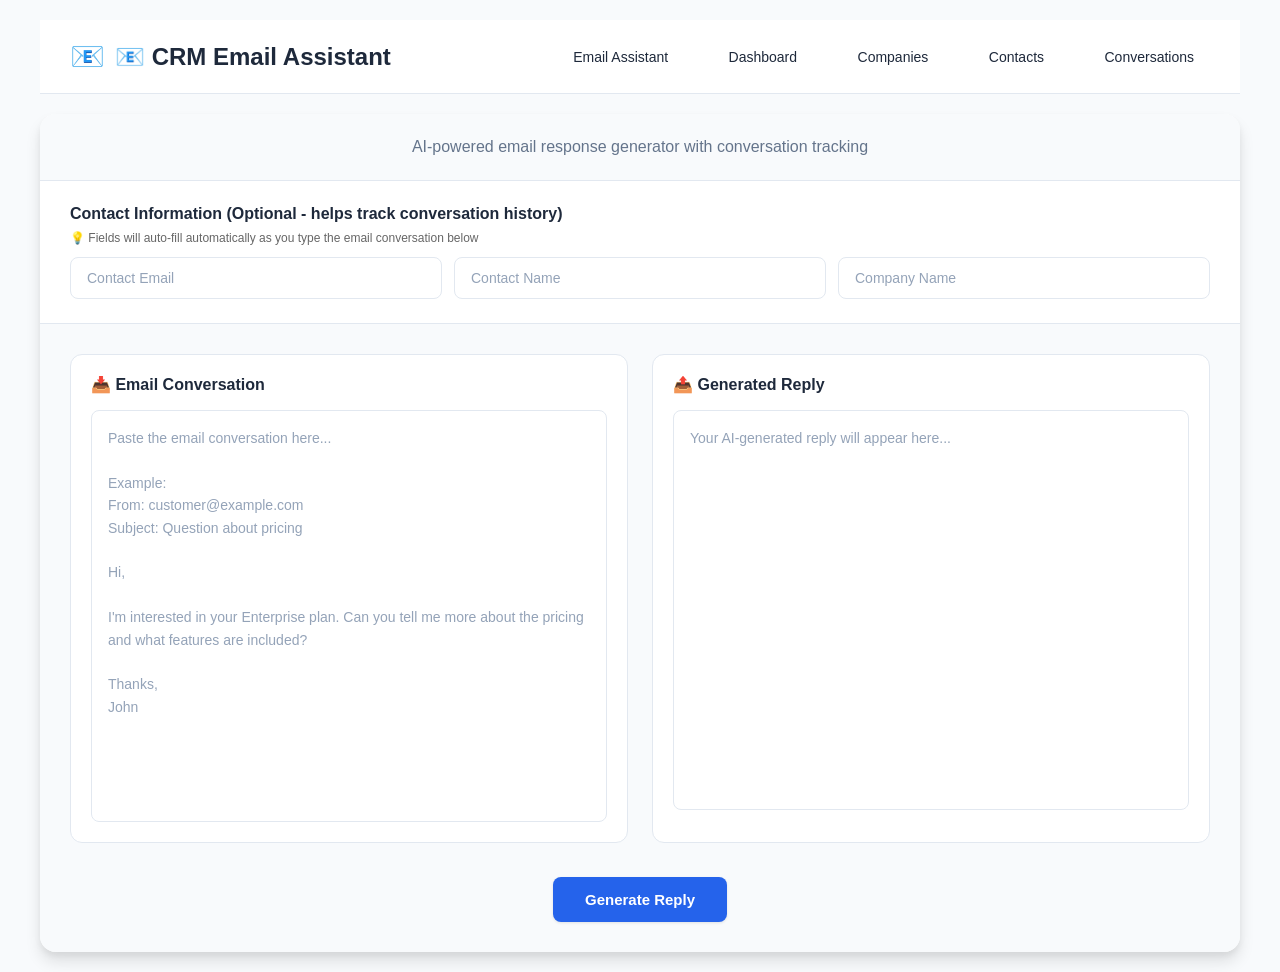
<file: index.html>
<!DOCTYPE html>
<html lang="en">
<head>
    <meta charset="UTF-8">
    <meta name="viewport" content="width=device-width, initial-scale=1.0">
    <title>CRM Email Reply Assistant</title>
    <style>
        /* 
        Professional Color Palette:
        Primary: #2563EB (Blue) - Main actions, links
        Secondary: #1E293B (Dark Slate) - Text, headers
        Accent: #10B981 (Green) - Success, positive actions
        Background: #F8FAFC (Light Gray) - Backgrounds, subtle areas
        */
        
        * {
            margin: 0;
            padding: 0;
            box-sizing: border-box;
        }
        
        body {
            font-family: -apple-system, BlinkMacSystemFont, 'Segoe UI', Roboto, Oxygen, Ubuntu, Cantarell, sans-serif;
            background: #F8FAFC;
            min-height: 100vh;
            padding: 20px;
            color: #1E293B;
        }
        
        .container {
            max-width: 1200px;
            margin: 0 auto;
            background: white;
            border-radius: 16px;
            box-shadow: 0 4px 6px rgba(0, 0, 0, 0.05), 0 10px 15px rgba(0, 0, 0, 0.1);
            overflow: hidden;
        }
        
        .navbar {
            background: white;
            color: #1E293B;
            padding: 20px 30px;
            display: flex;
            justify-content: space-between;
            align-items: center;
            border-bottom: 1px solid #E2E8F0;
            max-width: 1200px;
            margin-left: auto;
            margin-right: auto;
            margin-bottom: 20px;
        }
        
        .navbar h1 {
            font-size: 24px;
            color: #1E293B;
            font-weight: 700;
            display: flex;
            align-items: center;
            gap: 10px;
        }
        
        .navbar h1::before {
            content: "📧";
            font-size: 28px;
        }
        
        .navbar nav a {
            color: #1E293B;
            text-decoration: none;
            margin-left: 24px;
            padding: 8px 16px;
            border-radius: 8px;
            transition: all 0.2s;
            font-weight: 500;
            font-size: 14px;
        }
        
        .navbar nav a:hover {
            background: #F8FAFC;
            color: #2563EB;
        }
        
        .header {
            text-align: center;
            padding: 24px 20px;
            background: #F8FAFC;
            border-bottom: 1px solid #E2E8F0;
        }
        
        .header h2 {
            font-size: 16px;
            font-weight: 500;
            color: #64748B;
        }
        
        .contact-form {
            padding: 24px 30px;
            background: white;
            border-bottom: 1px solid #E2E8F0;
        }
        
        .contact-form h3 {
            margin-bottom: 8px;
            color: #1E293B;
            font-size: 16px;
            font-weight: 600;
        }
        
        .contact-form p {
            font-size: 13px;
            color: #64748B;
            margin-bottom: 16px;
        }
        
        .form-row {
            display: grid;
            grid-template-columns: 1fr 1fr 1fr;
            gap: 12px;
        }
        
        .form-row input {
            padding: 12px 16px;
            border: 1px solid #E2E8F0;
            border-radius: 8px;
            font-family: inherit;
            font-size: 14px;
            color: #1E293B;
            background: white;
            transition: all 0.2s;
        }
        
        .form-row input:focus {
            outline: none;
            border-color: #2563EB;
            box-shadow: 0 0 0 3px rgba(37, 99, 235, 0.1);
        }
        
        .form-row input::placeholder {
            color: #94A3B8;
        }
        
        .content {
            display: grid;
            grid-template-columns: 1fr 1fr;
            gap: 24px;
            padding: 30px;
            background: #F8FAFC;
        }
        
        .panel {
            display: flex;
            flex-direction: column;
            background: white;
            border-radius: 12px;
            padding: 20px;
            border: 1px solid #E2E8F0;
        }
        
        .panel h2 {
            color: #1E293B;
            margin-bottom: 16px;
            font-size: 16px;
            font-weight: 600;
            display: flex;
            align-items: center;
            gap: 8px;
        }
        
        textarea {
            flex: 1;
            padding: 16px;
            border: 1px solid #E2E8F0;
            border-radius: 8px;
            font-family: inherit;
            font-size: 14px;
            resize: none;
            min-height: 400px;
            transition: all 0.2s;
            color: #1E293B;
            line-height: 1.6;
        }
        
        textarea:focus {
            outline: none;
            border-color: #2563EB;
            box-shadow: 0 0 0 3px rgba(37, 99, 235, 0.1);
        }
        
        textarea::placeholder {
            color: #94A3B8;
        }
        
        .button-container {
            grid-column: 1 / -1;
            text-align: center;
            margin-top: 10px;
        }
        
        button {
            background: #2563EB;
            color: white;
            border: none;
            padding: 14px 32px;
            font-size: 15px;
            border-radius: 8px;
            cursor: pointer;
            transition: all 0.2s;
            font-weight: 600;
            box-shadow: 0 1px 3px rgba(0, 0, 0, 0.1);
        }
        
        button:hover {
            background: #1D4ED8;
            box-shadow: 0 4px 6px rgba(37, 99, 235, 0.2);
        }
        
        button:active {
            transform: scale(0.98);
        }
        
        button:disabled {
            opacity: 0.5;
            cursor: not-allowed;
            transform: none;
        }
        
        .loading {
            display: none;
            text-align: center;
            color: #2563EB;
            margin-top: 12px;
            font-weight: 500;
            font-size: 14px;
        }
        
        .error {
            color: #DC2626;
            text-align: center;
            margin-top: 12px;
            padding: 12px;
            background: #FEE2E2;
            border-radius: 8px;
            display: none;
            font-size: 14px;
            border: 1px solid #FECACA;
        }
        
        @media (max-width: 768px) {
            .content {
                grid-template-columns: 1fr;
            }
            .form-row {
                grid-template-columns: 1fr;
            }
            .navbar {
                flex-direction: column;
                gap: 10px;
            }
            .navbar nav {
                display: flex;
                flex-wrap: wrap;
                justify-content: center;
            }
            .navbar nav a {
                margin: 5px;
            }
        }
    </style>
</head>
<body>
    <div class="navbar">
        <h1>📧 CRM Email Assistant</h1>
        <nav>
            <a href="/">Email Assistant</a>
            <a href="/dashboard">Dashboard</a>
            <a href="/companies">Companies</a>
            <a href="/contacts">Contacts</a>
            <a href="/conversations">Conversations</a>
        </nav>
    </div>
    
    <div class="container">
        <div class="header">
            <h2>AI-powered email response generator with conversation tracking</h2>
        </div>
        
        <div class="contact-form">
            <h3>Contact Information (Optional - helps track conversation history)</h3>
            <p style="font-size: 12px; color: #666; margin-bottom: 12px;">
                💡 Fields will auto-fill automatically as you type the email conversation below
            </p>
            <div class="form-row">
                <input type="email" id="contactEmail" placeholder="Contact Email" autocomplete="off">
                <input type="text" id="contactName" placeholder="Contact Name" autocomplete="off">
                <input type="text" id="companyName" placeholder="Company Name" autocomplete="off">
            </div>
        </div>
        
        <div class="content">
            <div class="panel">
                <h2>📥 Email Conversation</h2>
                <textarea id="conversation" placeholder="Paste the email conversation here...

Example:
From: customer@example.com
Subject: Question about pricing

Hi,

I'm interested in your Enterprise plan. Can you tell me more about the pricing and what features are included?

Thanks,
John"></textarea>
            </div>
            
            <div class="panel">
                <h2>📤 Generated Reply</h2>
                <textarea id="reply" placeholder="Your AI-generated reply will appear here..." readonly></textarea>
                <div style="margin-top: 12px; display: flex; gap: 8px; justify-content: flex-end; flex-wrap: wrap;">
                    <button type="button" id="editBtn" onclick="toggleEdit()" style="display: none; background: #64748B; padding: 10px 20px; font-size: 13px; border-radius: 8px;">✏️ Edit Reply</button>
                    <button type="button" id="copyBtn" onclick="copyReply()" style="display: none; background: #10B981; padding: 10px 20px; font-size: 13px; border-radius: 8px;">📋 Copy Reply</button>
                    <button type="button" id="sendBtn" onclick="sendEmail()" style="display: none; background: #2563EB; color: white; padding: 10px 20px; font-size: 13px; border: none; border-radius: 8px; cursor: pointer; font-weight: 600;">📧 Send Email</button>
                </div>
            </div>
            
            <div class="button-container">
                <button id="generateBtn" onclick="generateReply()">Generate Reply</button>
                <div class="loading" id="loading">⏳ Generating reply...</div>
                <div class="error" id="error"></div>
            </div>
        </div>
    </div>
    
    <script>
        async function generateReply() {
            const conversation = document.getElementById('conversation').value.trim();
            const contactEmail = document.getElementById('contactEmail').value.trim();
            const contactName = document.getElementById('contactName').value.trim();
            const companyName = document.getElementById('companyName').value.trim();
            const replyBox = document.getElementById('reply');
            const generateBtn = document.getElementById('generateBtn');
            const loading = document.getElementById('loading');
            const errorDiv = document.getElementById('error');
            const editBtn = document.getElementById('editBtn');
            const copyBtn = document.getElementById('copyBtn');
            
            if (!conversation) {
                showError('Please enter an email conversation');
                return;
            }
            
            generateBtn.disabled = true;
            loading.style.display = 'block';
            errorDiv.style.display = 'none';
            replyBox.value = '';
            editBtn.style.display = 'none';
            copyBtn.style.display = 'none';
            
            try {
                const response = await fetch('/generate-reply', {
                    method: 'POST',
                    headers: {
                        'Content-Type': 'application/json'
                    },
                    body: JSON.stringify({ 
                        conversation,
                        contact_email: contactEmail,
                        contact_name: contactName,
                        company_name: companyName
                    })
                });
                
                const data = await response.json();
                
                if (!response.ok) {
                    throw new Error(data.error || 'Failed to generate reply');
                }
                
                replyBox.value = data.reply;
                
                // Show classification info
                if (data.email_type || data.sentiment) {
                    const info = `\n\n--- Email Analysis ---\nType: ${data.email_type}\nSentiment: ${data.sentiment}`;
                    replyBox.value += info;
                }
                
                // Show edit and copy buttons
                editBtn.style.display = 'inline-block';
                copyBtn.style.display = 'inline-block';
                document.getElementById('sendBtn').style.display = 'inline-block';
                
                // Store conversation ID for sending email
                window.currentConversationId = data.contact_id;
                
            } catch (error) {
                showError(error.message);
            } finally {
                generateBtn.disabled = false;
                loading.style.display = 'none';
            }
        }
        
        function toggleEdit() {
            const replyBox = document.getElementById('reply');
            const editBtn = document.getElementById('editBtn');
            
            if (replyBox.readOnly) {
                // Enable editing
                replyBox.readOnly = false;
                replyBox.style.background = '#FEF3C7';
                replyBox.style.borderColor = '#F59E0B';
                editBtn.textContent = '💾 Save Changes';
                editBtn.style.background = '#10B981';
                replyBox.focus();
            } else {
                // Save and disable editing
                replyBox.readOnly = true;
                replyBox.style.background = '';
                replyBox.style.borderColor = '#E2E8F0';
                editBtn.textContent = '✏️ Edit Reply';
                editBtn.style.background = '#64748B';
                
                // Show saved notification
                showNotification('✓ Changes saved!', '#10B981');
            }
        }
        
        function copyReply() {
            const replyBox = document.getElementById('reply');
            replyBox.select();
            document.execCommand('copy');
            
            // Show copied notification
            showNotification('✓ Reply copied to clipboard!', '#10B981');
        }
        
        function showNotification(message, color) {
            const notification = document.createElement('div');
            notification.style.cssText = `position: fixed; top: 20px; right: 20px; background: ${color}; color: white; padding: 12px 20px; border-radius: 8px; box-shadow: 0 4px 12px rgba(0,0,0,0.15); z-index: 10000; animation: slideIn 0.3s ease; font-size: 14px; font-weight: 500;`;
            notification.textContent = message;
            document.body.appendChild(notification);
            
            setTimeout(() => {
                notification.style.animation = 'slideOut 0.3s ease';
                setTimeout(() => notification.remove(), 300);
            }, 2000);
        }
        
        async function sendEmail() {
            const contactEmail = document.getElementById('contactEmail').value.trim();
            const replyText = document.getElementById('reply').value.trim();
            const sendBtn = document.getElementById('sendBtn');
            
            if (!contactEmail) {
                showNotification('❌ Please enter contact email', '#DC2626');
                return;
            }
            
            if (!replyText) {
                showNotification('❌ No reply to send', '#DC2626');
                return;
            }
            
            // Extract subject and body from reply
            const lines = replyText.split('\n');
            let subject = 'Re: Your Inquiry';
            let body = replyText;
            
            // Check if reply has Subject: line
            if (lines[0].startsWith('Subject:')) {
                subject = lines[0].replace('Subject:', '').trim();
                body = lines.slice(2).join('\n').trim(); // Skip subject and empty line
            }
            
            // Confirm before sending
            if (!confirm(`Send email to ${contactEmail}?\n\nSubject: ${subject}`)) {
                return;
            }
            
            sendBtn.disabled = true;
            sendBtn.textContent = '📧 Sending...';
            
            try {
                const response = await fetch('/api/send-email', {
                    method: 'POST',
                    headers: {
                        'Content-Type': 'application/json'
                    },
                    body: JSON.stringify({
                        to_email: contactEmail,
                        subject: subject,
                        body: body,
                        conversation_id: window.currentConversationId
                    })
                });
                
                const data = await response.json();
                
                if (!response.ok) {
                    throw new Error(data.error || 'Failed to send email');
                }
                
                showNotification('✓ Email sent successfully!', '#10B981');
                sendBtn.textContent = '✓ Email Sent';
                sendBtn.style.background = '#10B981';
                
            } catch (error) {
                showNotification('❌ ' + error.message, '#DC2626');
                sendBtn.disabled = false;
                sendBtn.textContent = '📧 Send Email';
            }
        }
        
        // Manual extraction trigger
        // Smart email parsing - Extract contact info from email conversation (AUTO)
        let extractTimeout;
        let extractingIndicator = null;
        
        document.getElementById('conversation').addEventListener('input', function(e) {
            const conversation = e.target.value;
            
            // Clear previous timeout
            clearTimeout(extractTimeout);
            
            // Remove previous indicator
            if (extractingIndicator) {
                extractingIndicator.remove();
                extractingIndicator = null;
            }
            
            // Wait for user to stop typing (reduced to 800ms for faster response)
            extractTimeout = setTimeout(() => {
                // Only parse if there's an email address present (more lenient)
                if (conversation.trim().length > 10 && conversation.includes('@')) {
                    console.log('🔄 Auto-extracting from conversation...');
                    
                    // Show extracting indicator
                    extractingIndicator = document.createElement('div');
                    extractingIndicator.style.cssText = 'position: fixed; top: 80px; right: 20px; background: #2196f3; color: white; padding: 8px 16px; border-radius: 6px; font-size: 12px; z-index: 9999; animation: slideIn 0.3s ease;';
                    extractingIndicator.textContent = '🔍 Extracting contact info...';
                    document.body.appendChild(extractingIndicator);
                    
                    // Extract after short delay to show indicator
                    setTimeout(() => {
                        smartExtractContactInfo(conversation);
                        if (extractingIndicator) {
                            extractingIndicator.remove();
                            extractingIndicator = null;
                        }
                    }, 300);
                }
            }, 800); // Reduced from 1500ms to 800ms for faster response
        });
        
        function smartExtractContactInfo(text) {
            const emailField = document.getElementById('contactEmail');
            const nameField = document.getElementById('contactName');
            const companyField = document.getElementById('companyName');
            
            console.log('=== EXTRACTION DEBUG ===');
            console.log('Input text length:', text.length);
            console.log('First 300 chars:', text.substring(0, 300));
            
            let extracted = {
                email: null,
                name: null,
                company: null
            };
            
            // === EMAIL EXTRACTION ===
            console.log('\n--- Extracting Email ---');
            
            // Try all patterns in order
            let emailMatch;
            
            // Pattern 1: From: Name <email@domain.com>
            emailMatch = text.match(/From:\s*([^<\n]+?)\s*<([a-zA-Z0-9._%+-]+@[a-zA-Z0-9.-]+\.[a-zA-Z]{2,})>/i);
            if (emailMatch) {
                console.log('Pattern 1 matched (From: Name <email>)');
                extracted.email = emailMatch[2].trim();
                extracted.name = emailMatch[1].trim();
            }
            
            // Pattern 2: From: email@domain.com
            if (!extracted.email) {
                emailMatch = text.match(/From:\s*([a-zA-Z0-9._%+-]+@[a-zA-Z0-9.-]+\.[a-zA-Z]{2,})/i);
                if (emailMatch) {
                    console.log('Pattern 2 matched (From: email)');
                    extracted.email = emailMatch[1].trim();
                }
            }
            
            // Pattern 3: Email: email@domain.com
            if (!extracted.email) {
                emailMatch = text.match(/Email:\s*([a-zA-Z0-9._%+-]+@[a-zA-Z0-9.-]+\.[a-zA-Z]{2,})/i);
                if (emailMatch) {
                    console.log('Pattern 3 matched (Email:)');
                    extracted.email = emailMatch[1].trim();
                }
            }
            
            // Pattern 4: Any email in first 500 characters
            if (!extracted.email) {
                const firstPart = text.substring(0, 500);
                emailMatch = firstPart.match(/([a-zA-Z0-9._%+-]+@[a-zA-Z0-9.-]+\.[a-zA-Z]{2,})/);
                if (emailMatch) {
                    console.log('Pattern 4 matched (any email in first 500 chars)');
                    extracted.email = emailMatch[1].trim();
                }
            }
            
            // Pattern 5: Search in last 20 lines (signature)
            if (!extracted.email) {
                const lines = text.split('\n');
                for (let i = Math.max(0, lines.length - 20); i < lines.length; i++) {
                    const match = lines[i].match(/([a-zA-Z0-9._%+-]+@[a-zA-Z0-9.-]+\.[a-zA-Z]{2,})/);
                    if (match) {
                        console.log('Pattern 5 matched (signature area, line', i, ')');
                        extracted.email = match[1].trim();
                        break;
                    }
                }
            }
            
            // Filter out example emails
            if (extracted.email) {
                const lowerEmail = extracted.email.toLowerCase();
                if (lowerEmail.includes('example.com') || 
                    lowerEmail.includes('yourcompany.com') ||
                    lowerEmail.includes('yourdomain.com') ||
                    lowerEmail.includes('test.com') ||
                    lowerEmail.includes('sample.com')) {
                    console.log('Email filtered out (example domain)');
                    extracted.email = null;
                }
            }
            
            console.log('Final extracted email:', extracted.email);
            
            // === NAME EXTRACTION ===
            console.log('\n--- Extracting Name ---');
            
            // Pattern 1: Already extracted from "From: Name <email>"
            if (extracted.name) {
                console.log('Name already extracted from From header:', extracted.name);
            }
            
            // Pattern 2: Signature patterns (Best regards, Thanks, etc.)
            if (!extracted.name) {
                const signaturePatterns = [
                    /(?:Best regards|Best|Thanks|Thank you|Sincerely|Regards|Cheers|Warm regards|Kind regards|Warmly|Cordially),?\s*[\n\r]+\s*([A-Z][a-z]+(?:\s+[A-Z]\.?\s*)?(?:\s+[A-Z][a-z]+){0,3})/i,
                    /(?:Best regards|Best|Thanks|Thank you|Sincerely|Regards|Cheers|Warm regards|Kind regards),?\s*[\n\r]+\s*([A-Z][a-zA-Z]+(?:\s+[A-Z][a-zA-Z]+){0,3})/i
                ];
                
                for (let pattern of signaturePatterns) {
                    const match = text.match(pattern);
                    if (match && match[1]) {
                        console.log('Signature pattern matched:', match[1]);
                        extracted.name = match[1].trim().replace(/[,;:]$/g, '');
                        break;
                    }
                }
            }
            
            // Pattern 3: "I'm Name" or "My name is Name"
            if (!extracted.name) {
                const introMatch = text.match(/(?:I'm|I am|my name is|this is)\s+([A-Z][a-zA-Z]+(?:\s+[A-Z][a-zA-Z]+){0,2})/i);
                if (introMatch) {
                    console.log('Introduction pattern matched:', introMatch[1]);
                    extracted.name = introMatch[1].trim();
                }
            }
            
            // Pattern 4: Look for capitalized name in last 15 lines
            if (!extracted.name) {
                const lines = text.split('\n').map(l => l.trim()).filter(l => l);
                const excludeWords = ['best', 'thanks', 'regards', 'sincerely', 'cheers', 'warmly', 'cordially', 'subject', 'from', 'to', 'date', 'email', 'phone', 'tel', 'fax'];
                
                for (let i = lines.length - 1; i >= Math.max(0, lines.length - 15); i--) {
                    const line = lines[i];
                    
                    // Skip if line has email or URL
                    if (line.includes('@') || line.includes('http')) continue;
                    
                    // Check if line looks like a name
                    if (line.length >= 4 && line.length <= 50) {
                        const words = line.split(/\s+/);
                        
                        // Name should be 2-4 words
                        if (words.length >= 2 && words.length <= 4) {
                            // Check if words are capitalized
                            const allCapitalized = words.every(w => /^[A-Z]/.test(w) && /^[A-Za-z]+$/.test(w));
                            const firstWordLower = words[0].toLowerCase();
                            
                            if (allCapitalized && !excludeWords.includes(firstWordLower)) {
                                console.log('Found name in line', i, ':', line);
                                extracted.name = line;
                                break;
                            }
                        }
                    }
                }
            }
            
            // Clean and validate name
            if (extracted.name) {
                extracted.name = extracted.name.replace(/^(Mr\.|Mrs\.|Ms\.|Dr\.|Prof\.)\s+/i, '');
                extracted.name = extracted.name.replace(/[,;:]$/g, '').trim();
                
                const nameLower = extracted.name.toLowerCase();
                if (extracted.name.length > 50 || 
                    ['john doe', 'jane doe', 'customer', 'user', 'client', 'sender'].includes(nameLower)) {
                    console.log('Name rejected (placeholder or too long)');
                    extracted.name = null;
                }
            }
            
            console.log('Final extracted name:', extracted.name);
            
            // === COMPANY EXTRACTION ===
            console.log('\n--- Extracting Company ---');
            
            // Pattern 1: Company with common suffixes
            const companySuffixes = /([A-Z][A-Za-z0-9\s&.,''-]+?\s*(?:Inc\.?|LLC|L\.L\.C\.|Ltd\.?|Limited|Corp\.?|Corporation|Company|Co\.|Technologies|Tech|Solutions|Services|Group|Systems|Software|Pvt\.?\s*Ltd\.?))/gi;
            let companyMatches = text.match(companySuffixes);
            if (companyMatches && companyMatches.length > 0) {
                // Take the first match
                extracted.company = companyMatches[0].trim().replace(/[,;:]$/g, '');
                console.log('Company suffix pattern matched:', extracted.company);
            }
            
            // Pattern 2: "from/at Company"
            if (!extracted.company) {
                const companyMatch = text.match(/(?:from|at|with|@)\s+([A-Z][A-Za-z0-9\s&.,''-]+)/i);
                if (companyMatch && companyMatch[1]) {
                    const company = companyMatch[1].trim().split(/[,.\n]/)[0].trim();
                    if (company.length >= 3 && company.length <= 60) {
                        console.log('From/at pattern matched:', company);
                        extracted.company = company;
                    }
                }
            }
            
            // Pattern 3: Email domain to company
            if (!extracted.company && extracted.email) {
                const domain = extracted.email.split('@')[1];
                const commonDomains = ['gmail.com', 'yahoo.com', 'hotmail.com', 'outlook.com', 'icloud.com', 'aol.com', 'mail.com', 'protonmail.com', 'live.com', 'msn.com'];
                
                if (domain && !commonDomains.includes(domain.toLowerCase())) {
                    let companyName = domain.split('.')[0];
                    
                    // Handle camelCase or compound names
                    // nexasofttech -> Nexasofttech
                    companyName = companyName.charAt(0).toUpperCase() + companyName.slice(1);
                    
                    console.log('Company from email domain:', companyName);
                    extracted.company = companyName;
                }
            }
            
            // Validate company
            if (extracted.company) {
                if (extracted.company.length > 100 || extracted.company.length < 2) {
                    console.log('Company rejected (length)');
                    extracted.company = null;
                }
            }
            
            console.log('Final extracted company:', extracted.company);
            console.log('=== END EXTRACTION ===\n');
            
            // === FILL FIELDS ===
            let filledFields = [];
            
            // Fill email field (only if empty)
            if (extracted.email && !emailField.value.trim()) {
                emailField.value = extracted.email;
                emailField.style.background = '#DBEAFE';
                emailField.style.transition = 'background 0.5s';
                setTimeout(() => {
                    emailField.style.background = '';
                }, 2500);
                filledFields.push('Email');
                
                // Trigger email lookup for existing contacts
                setTimeout(() => {
                    emailField.dispatchEvent(new Event('blur'));
                }, 500);
            }
            
            // Fill name field (only if empty)
            if (extracted.name && !nameField.value.trim()) {
                nameField.value = extracted.name;
                nameField.style.background = '#DBEAFE';
                nameField.style.transition = 'background 0.5s';
                setTimeout(() => {
                    nameField.style.background = '';
                }, 2500);
                filledFields.push('Name');
            }
            
            // Fill company field (only if empty)
            if (extracted.company && !companyField.value.trim()) {
                companyField.value = extracted.company;
                companyField.style.background = '#DBEAFE';
                companyField.style.transition = 'background 0.5s';
                setTimeout(() => {
                    companyField.style.background = '';
                }, 2500);
                filledFields.push('Company');
            }
            
            // Show notification if any field was auto-filled
            if (filledFields.length > 0) {
                console.log('✅ Auto-filled fields:', filledFields.join(', '));
                showNotification(`✓ Auto-filled: ${filledFields.join(', ')}`, '#10B981');
            } else {
                console.log('ℹ️ No new fields to fill (all fields already have values or no data extracted)');
            }
            
            return extracted;
        }
        
        // Email lookup - only fills name/company when you manually enter an email
        let emailCheckTimeout;
        document.getElementById('contactEmail').addEventListener('blur', async function(e) {
            const email = e.target.value.trim();
            
            // Only check if email looks valid
            if (email && email.includes('@') && email.includes('.')) {
                try {
                    const response = await fetch(`/api/contact/${encodeURIComponent(email)}/history`);
                    const data = await response.json();
                    
                    if (data.contact) {
                        const nameField = document.getElementById('contactName');
                        const companyField = document.getElementById('companyName');
                        
                        // Only fill if fields are completely empty
                        if (!nameField.value.trim() && data.contact.name) {
                            nameField.value = data.contact.name;
                            nameField.style.background = '#D1FAE5';
                            setTimeout(() => {
                                nameField.style.background = '';
                            }, 1500);
                        }
                        
                        if (!companyField.value.trim() && data.contact.company_name) {
                            companyField.value = data.contact.company_name;
                            companyField.style.background = '#D1FAE5';
                            setTimeout(() => {
                                companyField.style.background = '';
                            }, 1500);
                        }
                        
                        // Show notification about existing contact
                        if (data.history && data.history.length > 0) {
                            showNotification(`✓ Found existing contact with ${data.history.length} previous conversation(s)`, '#10B981');
                        }
                    }
                } catch (error) {
                    // Silently fail - contact doesn't exist yet
                    console.log('Contact not found, will create new');
                }
            }
        });
        
        function showError(message) {
            const errorDiv = document.getElementById('error');
            errorDiv.textContent = message;
            errorDiv.style.display = 'block';
        }
        
        // Allow Enter key to generate (Ctrl+Enter or Cmd+Enter)
        document.getElementById('conversation').addEventListener('keydown', function(e) {
            if ((e.ctrlKey || e.metaKey) && e.key === 'Enter') {
                generateReply();
            }
        });
    </script>
    <style>
        @keyframes slideIn {
            from {
                transform: translateX(400px);
                opacity: 0;
            }
            to {
                transform: translateX(0);
                opacity: 1;
            }
        }
        
        @keyframes slideOut {
            from {
                transform: translateX(0);
                opacity: 1;
            }
            to {
                transform: translateX(400px);
                opacity: 0;
            }
        }
    </style>
</body>
</html>
</file>
